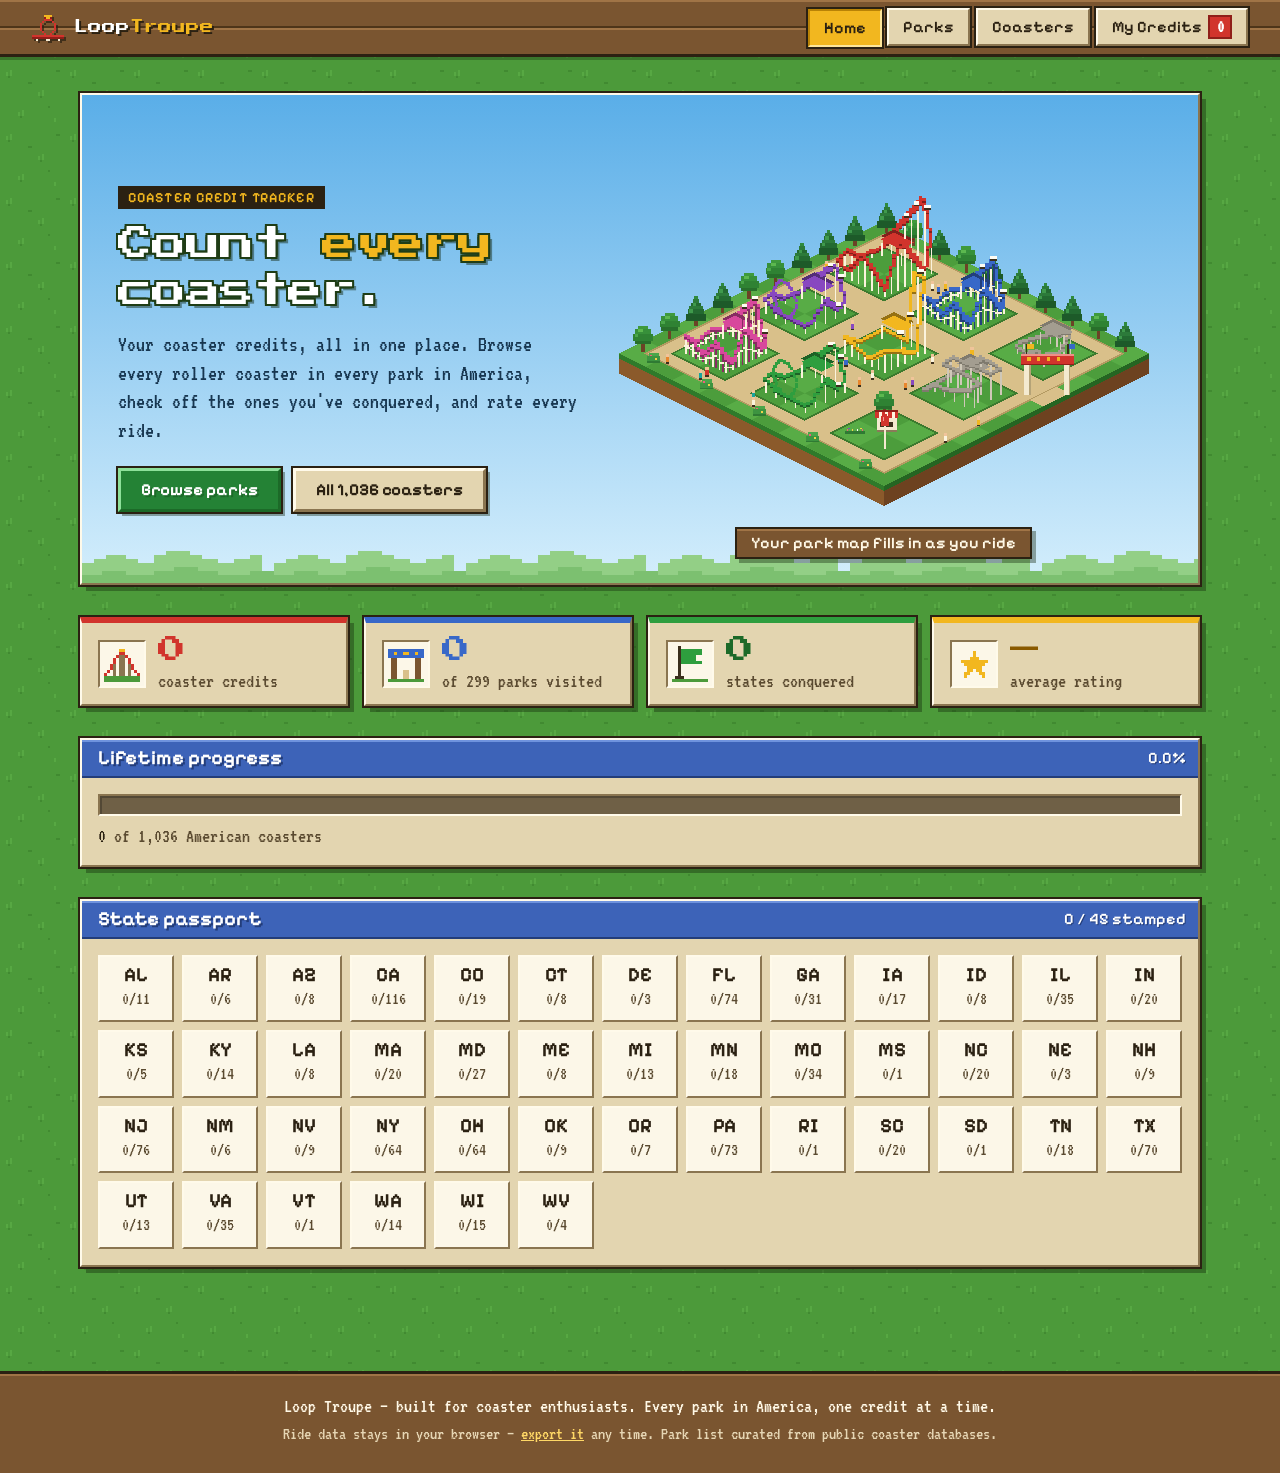
<file: index.html>
<!DOCTYPE html>
<html lang="en">
<head>
<meta charset="UTF-8">
<meta name="viewport" content="width=device-width, initial-scale=1">
<title>Loop Troupe — track every coaster you've ridden</title>
<meta name="description" content="Loop Troupe: a roller coaster credit tracker for enthusiasts. Browse every coaster in every park in America, log your rides, and review them.">
<link rel="icon" href="data:image/svg+xml,%3Csvg xmlns='http://www.w3.org/2000/svg' viewBox='0 0 100 100'%3E%3Ctext y='.9em' font-size='90'%3E🎢%3C/text%3E%3C/svg%3E">
<link rel="preconnect" href="https://fonts.googleapis.com">
<link rel="preconnect" href="https://fonts.gstatic.com" crossorigin>
<link href="https://fonts.googleapis.com/css2?family=Press+Start+2P&family=Pixelify+Sans:wght@400..700&family=VT323&display=swap" rel="stylesheet">
<link rel="stylesheet" href="css/style.css">
</head>
<body>
<a class="skip-link" href="#view">Skip to content</a>

<header class="topbar">
  <a class="brand" href="#/">
    <svg class="brand-mark" viewBox="0 0 16 14" shape-rendering="crispEdges" aria-hidden="true">
      <rect x="6" y="3" width="4" height="1" fill="#d1342c"/>
      <rect x="5" y="4" width="1" height="1" fill="#d1342c"/>
      <rect x="10" y="4" width="1" height="1" fill="#d1342c"/>
      <rect x="4" y="5" width="1" height="4" fill="#d1342c"/>
      <rect x="11" y="5" width="1" height="4" fill="#d1342c"/>
      <rect x="5" y="9" width="1" height="1" fill="#d1342c"/>
      <rect x="10" y="9" width="1" height="1" fill="#d1342c"/>
      <rect x="6" y="10" width="1" height="1" fill="#d1342c"/>
      <rect x="9" y="10" width="1" height="1" fill="#d1342c"/>
      <rect x="0" y="11" width="16" height="1" fill="#d1342c"/>
      <rect x="0" y="12" width="16" height="1" fill="#8f1f19"/>
      <rect x="2" y="13" width="1" height="1" fill="#f4ead0"/>
      <rect x="13" y="13" width="1" height="1" fill="#f4ead0"/>
      <rect x="7" y="13" width="2" height="1" fill="#f4ead0"/>
      <rect x="6" y="1" width="4" height="2" fill="#f2b71f"/>
      <rect x="6" y="2" width="1" height="1" fill="#8f1f19"/>
      <rect x="9" y="2" width="1" height="1" fill="#8f1f19"/>
    </svg>
    <span>Loop<em>Troupe</em></span>
  </a>
  <nav class="nav" id="nav" aria-label="Main">
    <a href="#/" data-route="home">Home</a>
    <a href="#/parks" data-route="parks">Parks</a>
    <a href="#/coasters" data-route="coasters">Coasters</a>
    <a href="#/credits" data-route="credits">My Credits <span class="nav-count" id="navCount">0</span></a>
  </nav>
</header>

<main id="view" class="view" tabindex="-1"></main>

<footer class="footer">
  <p>Loop Troupe — built for coaster enthusiasts. Every park in America, one credit at a time.</p>
  <p class="footer-fine">Ride data stays in your browser — <a href="#/credits">export it</a> any time. Park list curated from public coaster databases.</p>
</footer>

<div class="modal-backdrop" id="modalBackdrop" hidden>
  <div class="modal" role="dialog" aria-modal="true" aria-labelledby="modalTitle" tabindex="-1" id="modal"></div>
</div>

<div class="toast-rail" id="toastRail" role="status" aria-live="polite"></div>

<script src="js/data.js"></script>
<script src="js/guides/index.js"></script>
<script src="js/app.js"></script>
</body>
</html>
</file>
<file: css/style.css>
/* ============================================================
   Loop Troupe — retro theme-park-sim design system
   Grass world, sky panels, beveled parchment windows with
   blue title bars, pixel type, isometric pixel dioramas.
   Canonical rules: docs/design_guide.md
   ============================================================ */

:root {
  /* world */
  --grass: #4c9a3a;
  --grass-dark: #3f8530;
  --grass-light: #5cad47;
  --sky-top: #5aaee8;
  --sky-bottom: #d4eefc;
  --sky-ink: #173650;

  /* parchment windows */
  --panel: #e3d5b0;
  --panel-alt: #d8c79c;
  --panel-hover: #efe5c8;
  --field: #fcf7e8;
  --bevel-light: #fffaea;
  --bevel-dark: #8a7550;
  --edge: #2b2112;

  /* wood (top bar, footer, plaques) */
  --wood: #7a5530;
  --wood-dark: #4e3519;
  --wood-light: #a07446;

  /* text */
  --ink: #2b2112;
  --muted: #5a4a30;
  --on-dark: #fff8e6;

  /* window chrome */
  --title: #3d63b8;
  --title-hi: #6f93de;
  --title-lo: #233d7a;

  /* accents (shared with track colors) */
  --red: #d1342c;
  --red-dark: #8f1f19;
  --orange: #e8862c;
  --yellow: #f2b71f;
  --gold-ink: #8a5a00;
  --green: #2e9e3e;
  --green-dark: #1c6a28;
  --green-hi: #8ee09a;
  --green-btn: #248235;   /* white text 4.9:1 */
  --gold-light: #ffd866;  /* small yellow text on wood, 4.8:1 */
  --link: #2c4e9e;
  --ridden: #d6eab6;
  --ridden-hover: #e2f1c8;
  --blue: #3868c8;
  --purple: #8848c0;
  --outline: #1f3d16;

  /* park guides: claim states. Each color always travels with a text label. */
  --draft-bg: #e8e0f7;     /* "Draft" (preview only) */
  --draft-ink: #46287c;
  --draft-edge: #7a58b8;
  --unconf-bg: #fde4c4;    /* "Unconfirmed" (needs check) */
  --unconf-ink: #6e3200;
  --unconf-edge: #c8650d;
  --est-bg: #dde7fb;       /* "Estimate" */
  --warn-bg: #f9ddd7;      /* "Heads up" callouts */

  /* elevation */
  --shadow: 4px 4px 0 rgba(16, 36, 10, .38);
  --shadow-lg: 6px 6px 0 rgba(16, 36, 10, .38);
  --ring: 0 0 0 2px var(--edge);

  /* type */
  --font-hero: "Press Start 2P", "Courier New", monospace;
  --font-display: "Pixelify Sans", "Trebuchet MS", sans-serif;
  --font-body: "VT323", "Courier New", monospace;
  /* long-form reading (guide prose): no download, sharp at small sizes in sun */
  --font-read: system-ui, -apple-system, "Segoe UI", Roboto, "Helvetica Neue", Arial, sans-serif;
  --fs-read: 1.0625rem;  /* 17px */
  --fs-body: 1.375rem;   /* 22px VT323 */
  --fs-meta: 1.25rem;    /* 20px VT323 */
  --fs-small: 1.125rem;  /* 18px VT323, the floor */
  --fs-ui: 1rem;         /* 16px Pixelify: buttons, nav, labels */
  --fs-h3: 1.25rem;      /* Pixelify */
  --fs-h2: 1.25rem;      /* Pixelify, window titles */
  --fs-h1: clamp(1.15rem, 3vw, 1.75rem);  /* Press Start 2P */

  /* spacing (4px grid) */
  --s1: 4px;
  --s2: 8px;
  --s3: 12px;
  --s4: 16px;
  --s5: 24px;
  --s6: 32px;
  --s7: 48px;
  --tap: 44px;
  --dock-h: 68px;        /* phone guide dock, incl. border */
  --topbar-h: 64px;      /* set from JS on guide pages */
}

* { box-sizing: border-box; }

html { scroll-behavior: smooth; -webkit-text-size-adjust: 100%; }

body {
  margin: 0;
  color: var(--ink);
  font-family: var(--font-body);
  font-size: var(--fs-body);
  line-height: 1.25;
  /* Pixelify Sans's "fi" ligature reads as "A"; keep every glyph literal */
  font-variant-ligatures: none;
  min-height: 100vh;
  display: flex;
  flex-direction: column;
  background-color: var(--grass);
  /* pixel grass tufts, drawn at 2x so every texel is a crisp 2px square */
  background-image: url("data:image/svg+xml,%3Csvg xmlns='http://www.w3.org/2000/svg' width='32' height='32' shape-rendering='crispEdges'%3E%3Cg fill='%2357a843'%3E%3Crect x='3' y='4' width='1' height='2'/%3E%3Crect x='5' y='3' width='1' height='3'/%3E%3Crect x='19' y='14' width='1' height='2'/%3E%3Crect x='21' y='13' width='1' height='3'/%3E%3Crect x='9' y='24' width='1' height='2'/%3E%3Crect x='11' y='23' width='1' height='3'/%3E%3Crect x='27' y='27' width='1' height='2'/%3E%3C/g%3E%3Cg fill='%23418a31'%3E%3Crect x='4' y='6' width='1' height='1'/%3E%3Crect x='20' y='16' width='1' height='1'/%3E%3Crect x='10' y='26' width='1' height='1'/%3E%3Crect x='14' y='9' width='2' height='1'/%3E%3Crect x='28' y='3' width='2' height='1'/%3E%3Crect x='24' y='21' width='1' height='1'/%3E%3C/g%3E%3C/svg%3E");
  background-size: 64px 64px;
  image-rendering: pixelated;
}

a { color: inherit; }

::selection { background: var(--yellow); color: var(--ink); }

svg { image-rendering: pixelated; }

/* one focus style everywhere: yellow + ink double ring, visible on any surface */
/* ink / yellow / ink: readable on grass, sky, wood, parchment and yellow alike */
:focus-visible {
  outline: 3px solid var(--yellow);
  outline-offset: 2px;
  box-shadow: 0 0 0 2px var(--edge), 0 0 0 7px var(--edge) !important;
}

.skip-link {
  position: absolute;
  left: 8px;
  top: -60px;
  z-index: 300;
  padding: 8px 14px;
  background: var(--yellow);
  color: var(--ink);
  font-family: var(--font-display);
  font-weight: 700;
  text-decoration: none;
  border: 2px solid var(--edge);
}

.skip-link:focus { top: 8px; }

.view:focus { outline: none; }

/* ---------- bevel primitives ---------- */

.window, .stat-card, .park-card, .passport-cell, .toast, .modal, .alpha-rail a, .sky {
  border: 2px solid;
  border-color: var(--bevel-light) var(--bevel-dark) var(--bevel-dark) var(--bevel-light);
  background: var(--panel);
  border-radius: 0;
}

/* a window is a parchment panel with an ink edge and a hard drop shadow */
.window, .stat-card, .park-card, .modal, .sky {
  box-shadow: var(--ring), var(--shadow-lg);
}

.window-bar {
  display: flex;
  align-items: center;
  justify-content: space-between;
  gap: var(--s3);
  min-height: 38px;
  padding: 5px var(--s3) 5px var(--s4);
  background: var(--title);
  border-bottom: 2px solid var(--title-lo);
  box-shadow: inset 0 2px 0 var(--title-hi);
  color: #fff;
}

.window-bar h2 {
  margin: 0;
  font-size: var(--fs-h2);
  color: #fff;
  text-shadow: 2px 2px 0 var(--title-lo);
  min-width: 0;
}

.window-bar .bar-meta, .window-bar .bar-link {
  font-family: var(--font-display);
  font-size: var(--fs-ui);
  font-weight: 600;
  color: #fff;
  text-shadow: 1px 1px 0 var(--title-lo);
  white-space: nowrap;
}

.window-bar .bar-link {
  text-decoration: none;
  padding: 6px 10px;
  margin: -6px -4px;
  border: 2px solid transparent;
}

.window-bar .bar-link:hover { border-color: var(--title-hi) var(--title-lo) var(--title-lo) var(--title-hi); background: #4a71c6; }

.window-body { padding: var(--s4) var(--s4) var(--s4); }

/* ---------- top bar ---------- */

.topbar {
  position: sticky;
  top: 0;
  z-index: 50;
  display: flex;
  align-items: center;
  justify-content: space-between;
  gap: var(--s2) var(--s3);
  flex-wrap: wrap;
  padding: 8px clamp(12px, 3vw, 32px);
  background-color: var(--wood);
  /* plank seams */
  background-image: linear-gradient(var(--wood-dark) 0 0), linear-gradient(var(--wood-light) 0 0);
  background-size: 100% 2px, 100% 2px;
  background-position: 0 50%, 0 calc(50% + 2px);
  background-repeat: no-repeat;
  border-bottom: 3px solid var(--edge);
  box-shadow: inset 0 2px 0 var(--wood-light), 0 3px 0 rgba(16, 36, 10, .3);
}

.brand {
  display: flex;
  align-items: center;
  gap: 10px;
  text-decoration: none;
  font-family: var(--font-hero);
  font-size: .85rem;
  color: #fff;
  text-shadow: 2px 2px 0 var(--edge);
  padding: 4px 0;
}

.brand em { font-style: normal; color: var(--yellow); }

.brand-mark { width: 32px; height: 28px; filter: drop-shadow(2px 2px 0 rgba(43, 33, 18, .7)); }

.nav { display: flex; gap: 6px; flex-wrap: wrap; }

.nav a {
  display: inline-flex;
  align-items: center;
  justify-content: center;
  gap: 6px;
  min-height: 38px;
  text-decoration: none;
  color: var(--ink);
  font-family: var(--font-display);
  font-weight: 600;
  font-size: var(--fs-ui);
  padding: 4px 14px;
  background: var(--panel);
  border: 2px solid;
  border-color: var(--bevel-light) var(--bevel-dark) var(--bevel-dark) var(--bevel-light);
  box-shadow: var(--ring);
}

.nav a:hover { background: var(--panel-hover); }

.nav a.active {
  background: var(--yellow);
  border-color: #b98306 #fde69a #fde69a #b98306;
  transform: translate(1px, 1px);
}

.nav-count {
  display: inline-block;
  min-width: 24px;
  text-align: center;
  padding: 0 5px;
  background: var(--red);
  border: 2px solid var(--red-dark);
  color: #fff;
  font-family: var(--font-body);
  font-size: 1.15rem;
  line-height: 1.05;
}

/* ---------- layout ---------- */

.view {
  flex: 1;
  width: min(1120px, 100% - clamp(24px, 5vw, 64px));
  margin: 0 auto;
  padding: clamp(20px, 3.5vw, 36px) 0 var(--s7);
}

h1, h2, h3 { line-height: 1.2; margin: 0 0 .4em; }

h1 {
  font-family: var(--font-hero);
  font-weight: 400;
  font-size: var(--fs-h1);
  line-height: 1.35;
  color: #fff;
  text-shadow:
    2px 0 var(--outline), -2px 0 var(--outline),
    0 2px var(--outline), 0 -2px var(--outline),
    2px 2px var(--outline), -2px -2px var(--outline),
    2px -2px var(--outline), -2px 2px var(--outline),
    4px 4px 0 rgba(16, 36, 10, .45);
  overflow-wrap: anywhere;
}

h2 { font-family: var(--font-display); font-weight: 700; font-size: var(--fs-h2); }

h3 { font-family: var(--font-display); font-weight: 600; font-size: var(--fs-h3); }

.lede { max-width: 60ch; margin: 0; font-size: var(--fs-body); line-height: 1.3; }

.grad-text {
  color: var(--yellow);
}

.section { margin: var(--s6) 0; }

/* ---------- sky panels (hero, page heads, park head) ---------- */

.sky {
  position: relative;
  overflow: hidden;
  background:
    /* distant pixel hills along the bottom edge */
    url("data:image/svg+xml,%3Csvg xmlns='http://www.w3.org/2000/svg' width='96' height='24' shape-rendering='crispEdges'%3E%3Cpath d='M0 24V14h6v-2h6v-2h10v2h6v2h8v-4h6V8h12v2h6v2h8v2h8v-2h8v-2h6v14z' fill='%2393cf86'/%3E%3Cpath d='M0 24v-4h10v-2h12v2h14v-2h10v-2h12v2h10v2h16v-2h12v6z' fill='%237cc070'/%3E%3C/svg%3E") repeat-x left bottom / 192px 48px,
    linear-gradient(var(--sky-top), var(--sky-bottom));
}

.sky .lede { color: var(--sky-ink); }

.page-head {
  padding: var(--s5) var(--s5) calc(var(--s5) + 34px);
  margin-bottom: var(--s5);
}

.page-head h1 { position: relative; z-index: 1; margin-bottom: var(--s3); }

/* decorative coasters standing on the hills of a page head (wide screens only) */
.head-art {
  position: absolute;
  right: clamp(16px, 4vw, 48px);
  bottom: 6px;
  z-index: 0;
  display: none;
  gap: 0;
  pointer-events: none;
}

.head-art .sprite-art { margin-left: -28px; }

@media (min-width: 760px) {
  .page-head { min-height: 200px; padding-right: 360px; }
  .head-art { display: flex; }
}

.page-head .lede { position: relative; z-index: 1; }

.cloud {
  position: absolute;
  top: 22px;
  left: -140px;
  z-index: 0;
  width: 8px;
  height: 8px;
  background: #fff;
  box-shadow:
    8px 0 #fff, 16px 0 #fff, 24px 0 #fff, 32px 0 #fff, 40px 0 #fff, 48px 0 #fff,
    8px -8px #fff, 16px -8px #fff, 24px -8px #fff, 32px -8px #fff,
    16px -16px #fff, 24px -16px #fff,
    0 8px #cfe6f7, 8px 8px #cfe6f7, 16px 8px #cfe6f7, 24px 8px #cfe6f7, 32px 8px #cfe6f7, 40px 8px #cfe6f7, 48px 8px #cfe6f7;
  animation: drift 80s linear infinite;
  pointer-events: none;
}

.cloud.c2 { top: 64%; animation-duration: 120s; animation-delay: -55s; }
.cloud.c3 { top: 40%; animation-duration: 150s; animation-delay: -100s; }

@keyframes drift {
  from { transform: translateX(0); }
  to { transform: translateX(calc(100vw + 280px)); }
}

/* ---------- hero ---------- */

.hero {
  display: grid;
  grid-template-columns: minmax(0, 1fr);
  gap: var(--s4);
  align-items: center;
  padding: clamp(20px, 4vw, 40px) clamp(16px, 3vw, 36px) clamp(16px, 2vw, 24px);
  margin-bottom: var(--s6);
  text-align: center;
}

.hero-copy { position: relative; z-index: 1; }

.kicker {
  display: inline-block;
  margin: 0 0 var(--s3);
  padding: 3px 10px;
  background: var(--edge);
  color: var(--yellow);
  font-family: var(--font-display);
  font-weight: 600;
  font-size: .875rem;
  letter-spacing: .08em;
  text-transform: uppercase;
}

.hero h1 { font-size: clamp(1.3rem, 3.6vw, 2.15rem); margin-bottom: var(--s4); }

.hero .lede { margin: 0 auto var(--s5); }

.cta-row { display: flex; gap: var(--s3); justify-content: center; flex-wrap: wrap; }

.hero-scene { position: relative; z-index: 1; margin: 0; }

.scene-caption {
  display: inline-flex;
  flex-wrap: wrap;
  justify-content: center;
  gap: 2px 10px;
  margin-top: var(--s2);
  padding: 4px 14px;
  background: var(--wood);
  border: 2px solid var(--edge);
  box-shadow: inset 0 2px 0 var(--wood-light), var(--shadow);
  color: var(--on-dark);
  font-family: var(--font-display);
  font-size: var(--fs-ui);
  font-weight: 600;
}

.scene-caption a { color: var(--gold-light); }

@media (min-width: 960px) {
  .hero {
    grid-template-columns: minmax(0, 5fr) minmax(0, 6fr);
    text-align: left;
    gap: var(--s5);
  }
  .hero .lede { margin-left: 0; }
  .hero .cta-row { justify-content: flex-start; }
  .hero-scene { text-align: center; }
}

/* ---------- iso scenes ---------- */

.iso-scene { text-align: center; }

/* Fit the container, never upscale past 2x the art's native size. */
.iso-svg {
  display: block;
  margin: 0 auto;
  width: 100%;
  height: auto;
  max-width: calc(var(--w) * 2);
}

.iso-extra {
  font-family: var(--font-display);
  font-weight: 700;
  font-size: 13px;
  fill: var(--ink);
}

.park-head { padding: var(--s5) var(--s5) var(--s4); margin-bottom: var(--s4); }

.park-head .park-scene { position: relative; z-index: 1; margin: var(--s4) 0 var(--s2); }

.scene-legend {
  position: relative;
  z-index: 1;
  display: flex;
  justify-content: center;
  flex-wrap: wrap;
  gap: var(--s2) var(--s4);
  font-size: var(--fs-meta);
  color: var(--ink);
}

.scene-legend span {
  display: inline-flex;
  align-items: center;
  gap: 8px;
  padding: 2px 10px;
  background: rgba(252, 247, 232, .85);
  border: 2px solid var(--edge);
}

.key { display: inline-block; width: 18px; height: 6px; border: 1px solid var(--edge); }
.key-ridden { background: linear-gradient(90deg, var(--red) 0 33%, var(--blue) 33% 66%, var(--yellow) 66%); }
.key-waiting { background: #a39d90; }

/* ---------- buttons ---------- */

.btn {
  display: inline-flex;
  align-items: center;
  justify-content: center;
  gap: 8px;
  min-height: var(--tap);
  padding: 6px 20px;
  border: 3px solid;
  border-color: var(--bevel-light) var(--bevel-dark) var(--bevel-dark) var(--bevel-light);
  border-radius: 0;
  background: var(--panel);
  color: var(--ink);
  font-family: var(--font-display);
  font-weight: 700;
  font-size: 1.05rem;
  line-height: 1.1;
  text-decoration: none;
  cursor: pointer;
  box-shadow: var(--ring), var(--shadow);
}

.btn:hover { background: var(--panel-hover); }

.btn:active {
  border-color: var(--bevel-dark) var(--bevel-light) var(--bevel-light) var(--bevel-dark);
  transform: translate(2px, 2px);
  box-shadow: var(--ring), 2px 2px 0 rgba(16, 36, 10, .38);
}

.btn-primary {
  background: var(--green-btn);
  border-color: var(--green-hi) var(--green-dark) var(--green-dark) var(--green-hi);
  color: #fff;
  text-shadow: 2px 2px 0 var(--green-dark);
}

.btn-primary:hover { background: #2a923c; }

.btn-primary:active { border-color: var(--green-dark) var(--green-hi) var(--green-hi) var(--green-dark); }

.btn-small { min-height: 40px; padding: 4px 14px; font-size: var(--fs-ui); }

.btn-danger {
  background: var(--red);
  border-color: #f2a39b var(--red-dark) var(--red-dark) #f2a39b;
  color: #fff;
  text-shadow: 2px 2px 0 var(--red-dark);
}

.btn-danger:hover { background: #df4037; }

.btn-danger:active { border-color: var(--red-dark) #f2a39b #f2a39b var(--red-dark); }

.icon-btn {
  flex: none;
  min-height: 40px;
  min-width: 64px;
  padding: 4px 12px;
  background: var(--panel);
  border: 2px solid;
  border-color: var(--bevel-light) var(--bevel-dark) var(--bevel-dark) var(--bevel-light);
  border-radius: 0;
  box-shadow: var(--ring);
  color: var(--ink);
  font-family: var(--font-display);
  font-weight: 600;
  font-size: var(--fs-ui);
  cursor: pointer;
}

.row-log { min-width: 92px; }

.icon-btn:hover { background: var(--panel-hover); }

.icon-btn:active {
  border-color: var(--bevel-dark) var(--bevel-light) var(--bevel-light) var(--bevel-dark);
  transform: translate(1px, 1px);
}

/* ---------- stat band ---------- */

.stat-band {
  display: grid;
  grid-template-columns: repeat(auto-fit, minmax(210px, 1fr));
  gap: var(--s4);
  margin: var(--s6) 0;
}

.stat-card {
  display: flex;
  align-items: center;
  gap: var(--s3);
  padding: var(--s3) var(--s4);
  border-top-width: 6px;
}

.stat-card .px-icon {
  flex: none;
  width: 48px;
  height: 48px;
  padding: 4px;
  background: var(--field);
  border: 2px solid;
  border-color: var(--bevel-dark) var(--bevel-light) var(--bevel-light) var(--bevel-dark);
}

.stat-card .num {
  font-family: var(--font-hero);
  font-size: clamp(1.35rem, 2.6vw, 1.75rem);
  line-height: 1.1;
  margin-bottom: 4px;
}

.stat-card .label { color: var(--muted); font-size: var(--fs-meta); line-height: 1.1; }

.s-red { border-top-color: var(--red); }
.s-red .num, .s-red .px-icon { color: var(--red); }
.s-blue { border-top-color: var(--blue); }
.s-blue .num, .s-blue .px-icon { color: var(--blue); }
.s-green { border-top-color: var(--green); }
.s-green .num { color: var(--green-dark); }
.s-green .px-icon { color: var(--green); }
.s-gold { border-top-color: var(--yellow); }
.s-gold .num { color: var(--gold-ink); }
.s-gold .px-icon { color: var(--yellow); }

/* ---------- progress ---------- */

.progress-bar, .meter {
  position: relative;
  height: 22px;
  background: #6f6046;
  border: 2px solid;
  border-color: var(--bevel-dark) var(--bevel-light) var(--bevel-light) var(--bevel-dark);
  box-shadow: inset 2px 2px 0 rgba(0, 0, 0, .25);
  overflow: hidden;
}

.progress-bar > i, .meter > i {
  display: block;
  height: 100%;
  min-width: 0;
  background: repeating-linear-gradient(90deg, var(--green) 0 10px, #3bb44e 10px 20px);
  box-shadow: inset 0 3px 0 rgba(255, 255, 255, .28), inset -2px 0 0 var(--green-dark);
  transition: width .5s steps(10);
}

.meter { height: 16px; }

.meter.full > i { background: repeating-linear-gradient(90deg, var(--yellow) 0 10px, #f8cf4f 10px 20px); box-shadow: inset 0 3px 0 rgba(255, 255, 255, .35); }

.progress-meta {
  display: flex;
  justify-content: space-between;
  gap: 10px;
  color: var(--muted);
  font-size: var(--fs-meta);
  margin-top: var(--s2);
}

.progress-meta b { color: var(--ink); font-weight: 400; }

.park-progress { margin-bottom: var(--s4); }

/* ---------- state passport ---------- */

.passport-grid {
  display: grid;
  grid-template-columns: repeat(auto-fill, minmax(76px, 1fr));
  gap: var(--s2);
}

.passport-cell {
  position: relative;
  min-height: 64px;
  padding: 6px 4px 10px;
  text-align: center;
  text-decoration: none;
  overflow: hidden;
  background: var(--field);
}

.passport-cell:hover { background: var(--panel-hover); }

.passport-cell .st { display: block; font-family: var(--font-display); font-weight: 700; font-size: 1.25rem; }

.passport-cell .frac { display: block; color: var(--muted); font-size: var(--fs-small); }

.passport-cell .fill {
  position: absolute;
  left: 0;
  bottom: 0;
  height: 5px;
  background: var(--green);
}

.passport-cell.some { background: var(--ridden); border-color: #f4fbe8 #5f8a3c #5f8a3c #f4fbe8; }

.passport-cell.done {
  background: var(--green);
  border-color: var(--green-hi) var(--green-dark) var(--green-dark) var(--green-hi);
}

.passport-cell.done .st { color: #fff; text-shadow: 2px 2px 0 var(--green-dark); }
.passport-cell.done .frac { color: #eafbe9; }
.passport-cell.done .fill { background: var(--yellow); }

/* ---------- toolbars ---------- */

.toolbar {
  display: flex;
  gap: var(--s2);
  flex-wrap: wrap;
  align-items: center;
  padding: var(--s3);
  margin: 0 0 var(--s4);
}

.toolbar .spacer { flex: 1; }

.search-box { position: relative; flex: 1 1 240px; }

.search-box svg {
  position: absolute;
  left: 12px;
  top: 50%;
  transform: translateY(-50%);
  width: 18px;
  height: 18px;
  color: var(--muted);
  pointer-events: none;
}

button, input, select, textarea { font-variant-ligatures: none; }

.search-box input, select.control, .control-btn {
  min-height: var(--tap);
  border-radius: 0;
  font-family: var(--font-body);
  font-size: var(--fs-body);
  color: var(--ink);
}

.search-box input {
  width: 100%;
  padding: 6px 12px 4px 40px;
  border: 2px solid;
  border-color: var(--bevel-dark) var(--bevel-light) var(--bevel-light) var(--bevel-dark);
  background: var(--field);
  box-shadow: inset 2px 2px 0 rgba(0, 0, 0, .12);
}

.search-box input:focus-visible, .field input:focus-visible, .field textarea:focus-visible { background: #fff; }

.search-box input::placeholder, .field textarea::placeholder { color: #7d6c4e; }

select.control, .control-btn {
  padding: 4px 12px 2px;
  border: 2px solid;
  border-color: var(--bevel-light) var(--bevel-dark) var(--bevel-dark) var(--bevel-light);
  background: var(--panel-alt);
  cursor: pointer;
}

select.control { padding-right: 8px; }

.control-btn { display: inline-flex; align-items: center; gap: 8px; }

.control-btn .tick {
  width: 16px;
  height: 16px;
  background: var(--field);
  border: 2px solid;
  border-color: var(--bevel-dark) var(--bevel-light) var(--bevel-light) var(--bevel-dark);
}

.control-btn.on {
  border-color: var(--bevel-dark) var(--bevel-light) var(--bevel-light) var(--bevel-dark);
  background: var(--ridden);
}

.control-btn.on .tick { background: var(--green); box-shadow: inset 0 0 0 2px var(--field); }

.result-count {
  display: inline-block;
  margin: 0 0 var(--s3);
  padding: 2px 10px;
  background: var(--edge);
  color: var(--on-dark);
  font-size: var(--fs-meta);
}

/* ---------- park cards ---------- */

.card-grid {
  display: grid;
  grid-template-columns: repeat(auto-fill, minmax(250px, 1fr));
  gap: var(--s5) var(--s4);
}

.park-card {
  display: flex;
  flex-direction: column;
  text-decoration: none;
  transition: transform .1s steps(2);
}

.park-card:hover { transform: translate(-2px, -2px); box-shadow: var(--ring), 8px 8px 0 rgba(16, 36, 10, .38); background: var(--panel-hover); }

.park-card-art {
  position: relative;
  display: flex;
  justify-content: center;
  align-items: flex-end;
  height: 88px;
  overflow: hidden;
  background: linear-gradient(#7cc0ef, #cdeafb);
  border-bottom: 2px solid var(--edge);
}

.park-card-art::before {
  content: "";
  position: absolute;
  left: 0;
  right: 0;
  bottom: 0;
  height: 22px;
  background: var(--grass-light);
  box-shadow: 0 -2px 0 #6fbf5a;
}

.mini-scene { position: relative; display: flex; align-items: flex-end; flex: none; margin-bottom: -2px; }

.mini-scene img { display: block; flex: none; }

.mini-scene img + img { margin-left: -18px; }

/* tiny pixel trees flanking parks with fewer than three coasters */
.mini-tree {
  flex: none;
  width: 12px;
  height: 18px;
  margin: 0 10px 14px;
  background:
    linear-gradient(#6b4226 0 0) 5px 13px / 2px 5px no-repeat,
    linear-gradient(#2f8233 0 0) 0 4px / 12px 9px no-repeat,
    linear-gradient(#3f9a3c 0 0) 2px 0 / 8px 4px no-repeat;
}

.mini-tree.pine {
  background:
    linear-gradient(#6b4226 0 0) 5px 15px / 2px 3px no-repeat,
    linear-gradient(#1d5a29 0 0) 0 10px / 12px 5px no-repeat,
    linear-gradient(#236a31 0 0) 2px 5px / 8px 5px no-repeat,
    linear-gradient(#2c7a3a 0 0) 4px 0 / 4px 5px no-repeat;
}

.park-card.defunct .park-card-art { filter: grayscale(.9) sepia(.25); }

.ribbon {
  position: absolute;
  top: 8px;
  right: -2px;
  padding: 2px 10px;
  background: var(--yellow);
  border: 2px solid var(--edge);
  font-family: var(--font-display);
  font-weight: 700;
  font-size: .875rem;
  color: var(--ink);
}

.park-card-body { padding: var(--s3) var(--s4) 0; }

.park-card h3 { margin: 0 0 4px; }

.park-card .loc { display: flex; align-items: center; flex-wrap: wrap; gap: 6px 8px; color: var(--muted); font-size: var(--fs-meta); }

.park-card-foot { margin-top: auto; padding: var(--s3) var(--s4) var(--s4); display: flex; flex-direction: column; gap: 6px; }

.park-card-foot .count { display: flex; justify-content: space-between; gap: 8px; color: var(--muted); font-size: var(--fs-meta); }

.park-card-foot .count b { color: var(--ink); font-weight: 400; }

.park-card.visited .park-card-foot .count b { color: var(--green-dark); }

/* ---------- tags & badges ---------- */

.state-tag {
  display: inline-block;
  padding: 0 6px;
  background: var(--edge);
  color: var(--on-dark);
  font-family: var(--font-display);
  font-weight: 700;
  font-size: .875rem;
  line-height: 1.5;
  letter-spacing: .04em;
}

.badge {
  display: inline-block;
  padding: 0 8px;
  font-family: var(--font-display);
  font-weight: 600;
  font-size: .8125rem;
  line-height: 1.6;
  letter-spacing: .04em;
  text-transform: uppercase;
  border: 2px solid;
}

.badge-defunct { background: #c9c2b2; color: #3a3428; border-color: #7d7565; }

/* ---------- park detail ---------- */

.back-link {
  display: inline-flex;
  align-items: center;
  gap: 6px;
  min-height: 40px;
  margin-bottom: var(--s3);
  padding: 4px 12px;
  background: var(--edge);
  color: var(--on-dark);
  font-family: var(--font-display);
  font-weight: 600;
  font-size: var(--fs-ui);
  text-decoration: none;
  box-shadow: var(--shadow);
}

.back-link:hover { color: var(--yellow); }

.park-hero {
  position: relative;
  z-index: 1;
  display: flex;
  justify-content: space-between;
  align-items: flex-start;
  gap: var(--s3) var(--s4);
  flex-wrap: wrap;
}

.park-hero h1 { margin-bottom: var(--s2); }

.park-hero .meta {
  display: flex;
  gap: 8px 10px;
  align-items: center;
  flex-wrap: wrap;
  color: var(--sky-ink);
  font-size: var(--fs-body);
}

.park-frac {
  padding: 8px 12px 6px;
  background: var(--wood);
  border: 2px solid var(--edge);
  box-shadow: inset 0 2px 0 var(--wood-light), var(--shadow);
  font-family: var(--font-hero);
  font-size: clamp(1rem, 2.4vw, 1.35rem);
  color: var(--yellow);
  text-shadow: 2px 2px 0 var(--edge);
  white-space: nowrap;
}

.park-frac span { font-size: .7em; color: var(--on-dark); }

/* ---------- coaster lists ---------- */

.coaster-list { display: flex; flex-direction: column; }

/* lists sit inside one window; rows are separated by grooves */
.window-list {
  border: 2px solid;
  border-color: var(--bevel-light) var(--bevel-dark) var(--bevel-dark) var(--bevel-light);
  box-shadow: var(--ring), var(--shadow-lg);
  background: var(--panel);
}

.coaster-row, .credit-entry {
  position: relative;
  display: flex;
  align-items: center;
  gap: var(--s3);
  padding: 10px var(--s4) 10px calc(var(--s4) + 6px);
  background: var(--panel);
  border-bottom: 2px solid var(--bevel-dark);
  box-shadow: inset 0 2px 0 var(--bevel-light);
}

.coaster-row:last-child, .credit-entry:last-child { border-bottom: 0; }

/* track-color stripe: the coaster's identity color, also used in the diorama */
.coaster-row::before, .credit-entry::before {
  content: "";
  position: absolute;
  left: 0;
  top: 0;
  bottom: 0;
  width: 6px;
  background: transparent;
}

.coaster-row.ridden::before, .credit-entry::before { background: var(--tc, var(--green)); }

.coaster-row:hover { background: var(--panel-hover); }

.coaster-row.ridden { background: var(--ridden); }

.coaster-row.ridden:hover { background: var(--ridden-hover); }

.coaster-row.static:hover { background: var(--ridden); }

.ride-toggle {
  flex: none;
  width: var(--tap);
  height: var(--tap);
  padding: 0;
  display: grid;
  place-items: center;
  border: 3px solid;
  border-color: var(--bevel-dark) var(--bevel-light) var(--bevel-light) var(--bevel-dark);
  border-radius: 0;
  background: var(--field);
  box-shadow: inset 2px 2px 0 rgba(0, 0, 0, .12);
  color: #d3c7a8;
  cursor: pointer;
}

.ride-toggle svg { width: 22px; height: 20px; }

.ride-toggle:hover { color: var(--green); background: #fff; }

.coaster-row.ridden .ride-toggle {
  background: var(--green);
  border-color: var(--green-hi) var(--green-dark) var(--green-dark) var(--green-hi);
  box-shadow: var(--ring);
  color: #fff;
}

.coaster-info, .credit-body { flex: 1; min-width: 0; }

.cname {
  font-family: var(--font-display);
  font-weight: 600;
  font-size: 1.1875rem;
  line-height: 1.2;
  overflow-wrap: break-word;
}

.csub {
  display: flex;
  flex-wrap: wrap;
  align-items: center;
  gap: 0 6px;
  color: var(--muted);
  font-size: var(--fs-meta);
  line-height: 1.2;
}

.csub > :not(:last-child)::after { content: "·"; margin-left: 6px; color: var(--bevel-dark); display: inline-block; }

.csub a { color: var(--muted); text-decoration: underline; text-decoration-color: rgba(90, 74, 48, .4); text-underline-offset: 3px; }

.csub a:hover { color: var(--ink); text-decoration-color: currentColor; }

.row-stars { display: inline-flex; gap: 2px; margin-top: 4px; vertical-align: middle; }

.px-star { width: 18px; height: 18px; color: rgba(43, 33, 18, .2); }

.px-star.on { color: var(--yellow); filter: drop-shadow(1px 1px 0 var(--gold-ink)); }

.review-snippet {
  margin-top: 4px;
  color: var(--ink);
  font-size: var(--fs-meta);
  overflow: hidden;
  display: -webkit-box;
  -webkit-line-clamp: 2;
  -webkit-box-orient: vertical;
  overflow-wrap: anywhere;
}

.review-snippet.long { -webkit-line-clamp: 4; }

/* ---------- credits page ---------- */

.credit-entry { align-items: flex-start; background: var(--panel); }

.credit-entry:nth-child(even) { background: var(--panel-alt); }

.credit-num {
  flex: none;
  min-width: 56px;
  padding: 6px 6px 4px;
  text-align: center;
  background: var(--edge);
  border: 2px solid var(--wood);
  color: var(--yellow);
  font-family: var(--font-hero);
  font-size: .75rem;
  line-height: 1.2;
  text-shadow: 1px 1px 0 var(--edge);
}

.credit-actions { display: flex; flex-direction: row; gap: var(--s2); align-items: center; }

/* ---------- empty states ---------- */

.empty-state {
  display: flex;
  flex-direction: column;
  align-items: center;
  gap: var(--s3);
  text-align: center;
  padding: var(--s5) var(--s5) var(--s6);
  font-size: var(--fs-body);
  color: var(--ink);
}

.empty-state p { margin: 0; }

.empty-state a:not(.btn) { color: var(--link); }

.sprite-art { display: block; flex: none; }

/* ---------- modal ---------- */

.modal-backdrop[hidden] { display: none; }

.modal-backdrop {
  position: fixed;
  inset: 0;
  z-index: 100;
  display: grid;
  place-items: center;
  padding: 16px;
  background-color: rgba(18, 30, 12, .6);
  /* 2x2 dither so the dim reads as pixel art, not glass */
  background-image: linear-gradient(45deg, rgba(0, 0, 0, .12) 25%, transparent 25% 75%, rgba(0, 0, 0, .12) 75%);
  background-size: 4px 4px;
}

.modal {
  width: min(520px, 100%);
  max-height: calc(100vh - 32px);
  max-height: calc(100dvh - 32px);
  overflow: auto;
  border-width: 3px;
}

.modal:focus { outline: none; }

.modal-bar { position: sticky; top: 0; z-index: 1; }

.bar-close {
  flex: none;
  display: grid;
  place-items: center;
  width: 32px;
  height: 32px;
  padding: 0;
  margin-right: -4px;
  background: var(--panel);
  border: 2px solid;
  border-color: var(--bevel-light) var(--bevel-dark) var(--bevel-dark) var(--bevel-light);
  box-shadow: 0 0 0 2px var(--title-lo);
  color: var(--ink);
  cursor: pointer;
}

.bar-close svg { width: 16px; height: 16px; }

.bar-close:hover { background: var(--red); color: #fff; }

.modal-body { padding: var(--s3) var(--s5) var(--s5); }

.modal .sub { display: flex; align-items: center; gap: 8px; color: var(--muted); margin: 0 0 var(--s4); font-size: var(--fs-meta); }

.swatch { flex: none; width: 14px; height: 14px; border: 2px solid var(--edge); }

.field { margin-bottom: var(--s4); min-width: 0; }

.field-row { display: grid; grid-template-columns: 1fr 1fr; gap: var(--s3); }

.field label, .field-label {
  display: block;
  margin-bottom: 6px;
  font-family: var(--font-display);
  font-weight: 600;
  font-size: var(--fs-ui);
  color: var(--ink);
}

.field input[type="date"], .field input[type="number"], .field textarea {
  width: 100%;
  min-height: var(--tap);
  padding: 6px 12px 4px;
  border: 2px solid;
  border-color: var(--bevel-dark) var(--bevel-light) var(--bevel-light) var(--bevel-dark);
  border-radius: 0;
  background: var(--field);
  box-shadow: inset 2px 2px 0 rgba(0, 0, 0, .12);
  color: var(--ink);
  font-family: var(--font-body);
  font-size: var(--fs-body);
}

.field textarea { min-height: 110px; resize: vertical; line-height: 1.2; }

.star-input { display: flex; gap: 6px; }

.star-input button {
  display: grid;
  place-items: center;
  width: 48px;
  height: 48px;
  padding: 0;
  background: var(--field);
  border: 2px solid;
  border-color: var(--bevel-dark) var(--bevel-light) var(--bevel-light) var(--bevel-dark);
  cursor: pointer;
}

.star-input .px-star { width: 36px; height: 36px; color: rgba(43, 33, 18, .18); filter: none; }

.star-input button.on .px-star { color: var(--yellow); filter: drop-shadow(2px 2px 0 var(--gold-ink)); }

.star-input button:hover { background: #fff6d6; }

.star-input button:hover .px-star { transform: translateY(-2px); }

.modal-actions { display: flex; align-items: center; gap: var(--s3); margin-top: var(--s5); flex-wrap: wrap; }

.modal-actions .spacer { flex: 1; }

/* ---------- toasts ---------- */

.toast-rail {
  position: fixed;
  bottom: 20px;
  left: 50%;
  transform: translateX(-50%);
  z-index: 200;
  display: flex;
  flex-direction: column;
  gap: 8px;
  align-items: center;
  pointer-events: none;
  width: max-content;
  max-width: calc(100vw - 24px);
}

.toast {
  padding: 8px 18px 6px;
  font-size: var(--fs-body);
  background: var(--wood);
  border-color: var(--wood-light) var(--wood-dark) var(--wood-dark) var(--wood-light);
  color: var(--on-dark);
  box-shadow: var(--ring), var(--shadow);
  animation: toastIn .18s steps(3), toastOut .25s steps(3) forwards 2.6s;
}

@keyframes toastIn { from { opacity: 0; transform: translateY(12px); } }
@keyframes toastOut { to { opacity: 0; transform: translateY(8px); } }

/* ---------- alphabet index ---------- */

.alpha-rail { display: flex; flex-wrap: wrap; gap: 6px; margin-bottom: var(--s4); }

.alpha-rail a {
  display: grid;
  place-items: center;
  min-width: 36px;
  min-height: 36px;
  text-decoration: none;
  color: var(--ink);
  font-family: var(--font-display);
  font-weight: 700;
  font-size: var(--fs-ui);
  box-shadow: var(--ring);
}

.alpha-rail a:hover { background: var(--yellow); }

.alpha-head {
  display: inline-block;
  min-width: 48px;
  margin: var(--s5) 0 var(--s3);
  padding: 8px 10px 6px;
  text-align: center;
  background: var(--wood);
  border: 2px solid var(--edge);
  box-shadow: inset 0 2px 0 var(--wood-light), var(--shadow);
  font-family: var(--font-hero);
  font-weight: 400;
  font-size: 1.1rem;
  color: var(--yellow);
  text-shadow: 2px 2px 0 var(--edge);
  scroll-margin-top: 120px;
}

/* ---------- park guides ---------- */

.visually-hidden {
  position: absolute !important;
  width: 1px;
  height: 1px;
  margin: -1px;
  padding: 0;
  overflow: hidden;
  clip: rect(0 0 0 0);
  white-space: nowrap;
  border: 0;
}

/* badges for claim states (text first; color is a second cue) */
.badge-draft { background: var(--draft-bg); color: var(--draft-ink); border-color: var(--draft-edge); border-style: dashed; }
.badge-unconfirmed { background: var(--orange); color: var(--ink); border-color: var(--edge); }
.badge-estimate { background: var(--est-bg); color: var(--title-lo); border-color: var(--blue); }
.badge-new { background: var(--yellow); color: var(--ink); border-color: var(--gold-ink); }
.badge-ridden { display: inline-flex; align-items: center; gap: 4px; background: var(--ridden); color: var(--green-dark); border-color: var(--green); }
.badge-ridden svg { width: 11px; height: 10px; }

/* park page: guide card */
.guide-card {
  display: flex;
  align-items: center;
  gap: var(--s4);
  margin-bottom: var(--s5);
  padding: var(--s3) var(--s4);
  color: var(--ink);
  text-decoration: none;
  transition: transform .1s steps(2);
}

.guide-card:hover { transform: translate(-2px, -2px); box-shadow: var(--ring), 8px 8px 0 rgba(16, 36, 10, .38); background: var(--panel-hover); }

.guide-card-art {
  flex: none;
  width: 64px;
  height: 64px;
  padding: 6px;
  background: var(--field);
  border: 2px solid;
  border-color: var(--bevel-dark) var(--bevel-light) var(--bevel-light) var(--bevel-dark);
  color: var(--red);
}

.guide-card-art .px-icon { display: block; width: 48px; height: 48px; }

.guide-card-copy { flex: 1; min-width: 0; display: flex; flex-direction: column; gap: 2px; }

.guide-card-kicker {
  display: flex;
  align-items: center;
  flex-wrap: wrap;
  gap: 4px 8px;
  font-family: var(--font-display);
  font-weight: 700;
  font-size: .875rem;
  letter-spacing: .06em;
  text-transform: uppercase;
  color: var(--muted);
}

.guide-card-title { font-family: var(--font-display); font-weight: 700; font-size: var(--fs-h3); line-height: 1.2; }

.guide-card-desc { color: var(--muted); font-size: var(--fs-meta); line-height: 1.15; }

.guide-card-cta { flex: none; }

/* "not out yet" */
.g-soon h2 { margin: 0; }
.g-soon .kicker { margin: 0; }
.g-soon p { max-width: 44ch; }

/* preview banner: a hazard-striped construction sign */
.g-preview {
  display: flex;
  flex-wrap: wrap;
  align-items: center;
  gap: var(--s2) var(--s3);
  margin: 0 0 var(--s4);
  padding: calc(8px + var(--s3)) var(--s4) var(--s3);
  background:
    url("data:image/svg+xml,%3Csvg xmlns='http://www.w3.org/2000/svg' width='16' height='8' shape-rendering='crispEdges'%3E%3Crect width='16' height='8' fill='%232b2112'/%3E%3Cpath d='M0 0h8l8 8H8z' fill='%23f2b71f'/%3E%3C/svg%3E") repeat-x left top / 16px 8px,
    var(--field);
  border: 2px solid var(--edge);
  box-shadow: var(--shadow);
}

.g-preview p { flex: 1 1 260px; margin: 0; font-size: var(--fs-body); }

.g-preview b { font-weight: 400; color: var(--draft-ink); }

.g-preview .meter { flex: 1 1 100%; height: 12px; }

/* guide head */
.guide-head {
  display: grid;
  grid-template-columns: minmax(0, 1fr);
  gap: var(--s4);
  align-items: end;
  padding: var(--s5) var(--s5) calc(var(--s5) + 26px);
  margin-bottom: var(--s5);
}

.guide-head-main { position: relative; z-index: 1; }

.guide-head .kicker { margin-bottom: var(--s2); }

.guide-head h1 { margin-bottom: var(--s2); }

.guide-head .meta {
  display: flex;
  gap: 8px 10px;
  align-items: center;
  flex-wrap: wrap;
  color: var(--sky-ink);
}

/* wood plaque: "3/18 operating coasters ridden" */
.g-frac {
  display: inline-flex;
  align-items: center;
  gap: 4px 12px;
  flex-wrap: wrap;
  max-width: 100%;
  margin: var(--s4) 0 0;
  padding: 6px 12px;
  background: var(--wood);
  border: 2px solid var(--edge);
  box-shadow: inset 0 2px 0 var(--wood-light), var(--shadow);
  color: var(--on-dark);
}

.g-frac-num {
  font-family: var(--font-hero);
  font-weight: 400;
  font-size: 1.125rem;
  color: var(--yellow);
  text-shadow: 2px 2px 0 var(--edge);
  white-space: nowrap;
}

.g-frac-num span { font-size: .7em; color: var(--on-dark); }

.g-frac-label { font-family: var(--font-display); font-weight: 600; font-size: var(--fs-ui); }

.guide-quick { justify-content: flex-start; margin-top: var(--s4); }

.guide-scene { display: none; position: relative; z-index: 1; }

@media (min-width: 760px) {
  .guide-head { grid-template-columns: minmax(0, 1fr) minmax(0, 400px); }
  .guide-scene { display: block; }
}

/* layout: sticky section index beside the sections on wide screens */
.g-layout { display: grid; grid-template-columns: minmax(0, 1fr); gap: var(--s5); align-items: start; }

.g-sections { min-width: 0; }

.g-index-list { list-style: none; margin: 0; padding: var(--s2); }

.g-index-list a {
  display: flex;
  align-items: center;
  gap: 10px;
  min-height: var(--tap);
  padding: 4px 8px;
  border: 2px solid transparent;
  color: var(--ink);
  font-family: var(--font-display);
  font-weight: 600;
  font-size: var(--fs-ui);
  line-height: 1.15;
  text-decoration: none;
}

.g-index-list a:hover { background: var(--panel-hover); }

.g-index-list a[aria-current] {
  background: var(--yellow);
  border-color: #b98306 #fde69a #fde69a #b98306;
}

/* section number plaque (index, title bars, plan steps) */
.g-sec-num {
  flex: none;
  display: inline-grid;
  place-items: center;
  min-width: 28px;
  height: 24px;
  padding: 0 4px;
  background: var(--edge);
  color: var(--yellow);
  font-family: var(--font-hero);
  font-size: .625rem;
  line-height: 1;
  text-shadow: none;
}

@media (min-width: 960px) {
  .g-layout { grid-template-columns: 236px minmax(0, 1fr); }
  .g-index { position: sticky; top: calc(var(--topbar-h) + var(--s4)); max-height: calc(100vh - var(--topbar-h) - var(--s6)); overflow: auto; }
  .g-index-close, .g-dock, .g-scrim { display: none !important; }
}

/* phones and tablets: a thumb-reach dock opens the index as a bottom sheet */
@media (max-width: 959px) {
  .g-index { display: none; }
  .g-index.open {
    display: block;
    position: fixed;
    left: 8px;
    right: 8px;
    bottom: calc(var(--dock-h) + 8px + env(safe-area-inset-bottom, 0px));
    z-index: 46;
    max-height: calc(100vh - var(--dock-h) - var(--topbar-h) - 24px);
    max-height: calc(100dvh - var(--dock-h) - var(--topbar-h) - 24px);
    overflow: auto;
  }
  .g-index .window-bar { position: sticky; top: 0; z-index: 1; }
  .g-scrim.open {
    display: block;
    position: fixed;
    inset: 0;
    z-index: 45;
    background-color: rgba(18, 30, 12, .45);
    background-image: linear-gradient(45deg, rgba(0, 0, 0, .12) 25%, transparent 25% 75%, rgba(0, 0, 0, .12) 75%);
    background-size: 4px 4px;
  }
  .g-dock {
    position: fixed;
    left: 0;
    right: 0;
    bottom: 0;
    z-index: 47;
    display: flex;
    gap: var(--s2);
    padding: 8px 12px calc(8px + env(safe-area-inset-bottom, 0px));
    background: var(--wood);
    border-top: 3px solid var(--edge);
    box-shadow: inset 0 2px 0 var(--wood-light), 0 -3px 0 rgba(16, 36, 10, .3);
  }
  body:has(.g-dock) .footer { padding-bottom: calc(var(--s5) + var(--dock-h)); }
  body:has(.g-dock) .toast-rail { bottom: calc(var(--dock-h) + 12px); }
}

.g-scrim { display: none; }

.g-dock-btn, .g-dock-check {
  min-height: 48px;
  display: flex;
  align-items: center;
  gap: 10px;
  padding: 4px 12px;
  border: 3px solid;
  border-radius: 0;
  box-shadow: var(--ring);
  font-family: var(--font-display);
  cursor: pointer;
  text-decoration: none;
}

.g-dock-btn {
  flex: 1 1 auto;
  min-width: 0;
  text-align: left;
  background: var(--panel);
  border-color: var(--bevel-light) var(--bevel-dark) var(--bevel-dark) var(--bevel-light);
  color: var(--ink);
}

.g-dock-btn:hover { background: var(--panel-hover); }

.g-dock-btn[aria-expanded="true"] { background: var(--yellow); border-color: #b98306 #fde69a #fde69a #b98306; }

.g-dock-ico svg { display: block; width: 24px; height: 24px; }

.g-dock-text { display: flex; flex-direction: column; min-width: 0; }

.g-dock-text small { font-family: var(--font-body); font-size: var(--fs-small); line-height: 1; color: var(--muted); }

.g-dock-btn[aria-expanded="true"] .g-dock-text small { color: var(--ink); }

.g-dock-text b { font-weight: 700; font-size: var(--fs-ui); line-height: 1.2; overflow: hidden; text-overflow: ellipsis; white-space: nowrap; }

.g-dock-check {
  flex: none;
  background: var(--green-btn);
  border-color: var(--green-hi) var(--green-dark) var(--green-dark) var(--green-hi);
  color: #fff;
  font-weight: 700;
  font-size: var(--fs-ui);
  text-shadow: 2px 2px 0 var(--green-dark);
  white-space: nowrap;
}

.g-dock-check:hover { background: #2a923c; }

.g-dock-check svg { width: 16px; height: 15px; flex: none; }

.g-dock-check .g-dyn { display: contents; }

/* sections */
.g-section { margin: 0 0 var(--s5); scroll-margin-top: calc(var(--topbar-h) + 12px); }

.g-section .window-bar { position: relative; }

.g-sec-title { display: flex; align-items: center; gap: 10px; }

.g-sec-title .g-sec-num { box-shadow: 0 0 0 2px var(--title-lo); }

.g-sec-title:focus { outline: none; }

.g-sec-title:focus-visible { outline: 3px solid var(--yellow); outline-offset: 2px; }

.g-sec-meta {
  display: flex;
  flex-wrap: wrap;
  align-items: center;
  gap: 2px 14px;
  margin: 0;
  padding: 4px var(--s4);
  background: var(--panel-alt);
  border-bottom: 2px solid var(--bevel-dark);
  color: var(--muted);
  font-size: var(--fs-meta);
  line-height: 1.2;
}

.g-sec-meta .px-icon { width: 24px; height: 24px; margin-right: -8px; color: var(--green); }

.g-checked {
  padding: 0 6px;
  background: var(--draft-bg);
  border: 2px dashed var(--draft-edge);
  color: var(--draft-ink);
  font-size: var(--fs-small);
  line-height: 1.2;
}

.g-sec-body { display: flex; flex-direction: column; gap: var(--s5); padding: var(--s4) var(--s4) var(--s5); }

/* long reading text uses --font-read; UI chrome keeps the pixel fonts */
.g-read { font-family: var(--font-read); font-size: var(--fs-read); line-height: 1.5; }

.g-read p { margin: 0; }

.g-read a:not(.btn) { color: var(--link); text-underline-offset: 2px; }

.g-read .coaster-row, .g-read .progress-meta, .g-read .g-video-by, .g-read .g-pick-meta, .g-read .g-signoff, .g-read .g-changelog time {
  font-family: var(--font-body);
  font-size: var(--fs-meta);
  line-height: 1.2;
}

.g-read .coaster-row { font-size: var(--fs-body); }

.g-read strong { font-weight: 700; }

.g-block { display: flex; flex-direction: column; gap: var(--s2); min-width: 0; }

.g-dyn { display: contents; }

.g-sub {
  margin: 0;
  font-family: var(--font-display);
  font-weight: 700;
  font-size: 1.125rem;
  line-height: 1.2;
}

.g-sub:focus { outline: none; }
.g-sub:focus-visible { outline: 3px solid var(--yellow); outline-offset: 2px; }

/* the one-line answer: first thing in every section */
.g-answer {
  position: relative;
  padding: var(--s3) var(--s4) var(--s3) calc(var(--s4) + 6px);
  background: var(--field);
  border: 2px solid var(--edge);
  box-shadow: var(--shadow);
  font-size: 1.1875rem;
  font-weight: 600;
  line-height: 1.4;
}

.g-read .g-answer { margin: 0; }

.g-answer::before { content: ""; position: absolute; left: 0; top: 0; bottom: 0; width: 6px; background: var(--yellow); box-shadow: 2px 0 0 var(--gold-ink); }

.g-notice {
  display: flex;
  flex-wrap: wrap;
  align-items: center;
  gap: 4px 8px;
  padding: 6px var(--s3);
  background: var(--unconf-bg);
  border: 2px dashed var(--unconf-edge);
  color: var(--unconf-ink);
  font-weight: 600;
}

/* claim status inline */
.g-badges { display: inline-flex; flex-wrap: wrap; gap: 4px; vertical-align: 1px; }

.g-badges .badge { line-height: 1.45; }

.g-unconf {
  background: var(--unconf-bg);
  border-bottom: 2px dashed var(--unconf-edge);
  padding: 0 2px;
  -webkit-box-decoration-break: clone;
  box-decoration-break: clone;
}

.g-unconf-note { color: var(--unconf-ink); font-weight: 600; }

/* lists with pixel bullets and numbered plaques */
.g-list { display: flex; flex-direction: column; gap: var(--s2); margin: 0; padding: 0; list-style: none; }

.g-list > li { position: relative; padding-left: 22px; }

.g-list > li::before {
  content: "";
  position: absolute;
  left: 2px;
  top: .55em;
  width: 8px;
  height: 8px;
  background: var(--green);
  box-shadow: 2px 2px 0 var(--green-dark);
}

.g-ol { counter-reset: g-ol; }

.g-ol > li { counter-increment: g-ol; min-height: 28px; padding-left: 42px; }

.g-ol > li::before {
  content: counter(g-ol);
  top: 0;
  left: 0;
  width: 30px;
  height: 26px;
  display: grid;
  place-items: center;
  background: var(--edge);
  box-shadow: none;
  color: var(--yellow);
  font-family: var(--font-hero);
  font-size: .6875rem;
}

/* tip / heads-up callouts */
.g-callout { flex-direction: row; align-items: flex-start; gap: var(--s3); padding: var(--s3); border: 2px solid; }

.g-callout-label {
  flex: none;
  padding: 0 8px;
  font-family: var(--font-display);
  font-weight: 700;
  font-size: .8125rem;
  line-height: 1.75;
  letter-spacing: .04em;
  text-transform: uppercase;
  color: #fff;
}

.g-tip { background: var(--ridden); border-color: var(--green-dark); }
.g-tip .g-callout-label { background: var(--green-btn); }
.g-warning { background: var(--warn-bg); border-color: var(--red-dark); }
.g-warning .g-callout-label { background: var(--red-dark); }

/* label / value fact tiles (shared with ride pages: .ride-fact, .ride-stat) */
.g-facts { display: grid; grid-template-columns: repeat(auto-fit, minmax(170px, 1fr)); gap: var(--s2); margin: 0; }

.g-fact, .ride-fact, .ride-stat {
  padding: var(--s2) var(--s3);
  background: var(--field);
  border: 2px solid;
  border-color: var(--bevel-dark) var(--bevel-light) var(--bevel-light) var(--bevel-dark);
}

.g-fact dt, .g-note-label, .g-todo-label, .ride-fact dt, .ride-stat dt, .ride-label {
  font-family: var(--font-display);
  font-weight: 700;
  font-size: .8125rem;
  letter-spacing: .05em;
  text-transform: uppercase;
  color: var(--muted);
}

.g-fact dd { margin: 2px 0 0; font-weight: 600; }

/* picks: gates, food spots */
.g-picks { display: grid; grid-template-columns: repeat(auto-fit, minmax(250px, 1fr)); gap: var(--s3); margin: 0; padding: 0; list-style: none; }

.g-pick {
  display: flex;
  gap: var(--s3);
  padding: var(--s3);
  background: var(--field);
  border: 2px solid;
  border-color: var(--bevel-light) var(--bevel-dark) var(--bevel-dark) var(--bevel-light);
  box-shadow: var(--ring);
}

.g-pick .px-icon { flex: none; width: 36px; height: 36px; color: var(--red); }
.g-pick-food .px-icon { color: #f25c7a; }
.g-pick-body { min-width: 0; display: flex; flex-direction: column; gap: 2px; }
.g-pick-name { margin: 0; font-family: var(--font-display); font-weight: 700; font-size: 1.125rem; line-height: 1.2; }
.g-pick-meta { display: flex; flex-wrap: wrap; gap: 0 10px; color: var(--muted); }
.g-pick-meta b { font-weight: 400; color: var(--ink); }

/* rides: coaster row + notes */
.g-rides { margin: 0; padding: 0; list-style: none; }

.g-ride { border-bottom: 2px solid var(--bevel-dark); box-shadow: inset 0 2px 0 var(--bevel-light); }

.g-ride:last-child { border-bottom: 0; }

.g-ride .coaster-row { box-shadow: none; }

.g-ride-notes {
  display: flex;
  flex-direction: column;
  gap: var(--s2);
  padding: 2px var(--s4) var(--s3) calc(var(--s4) + 6px + var(--tap) + var(--s3));
}

.g-note-label { display: block; }

.g-rank {
  padding: 0 6px;
  background: var(--edge);
  color: var(--yellow);
  font-family: var(--font-hero);
  font-size: .625rem;
  line-height: 2;
}

.csub .badge { font-size: .75rem; line-height: 1.5; }

/* plans: collapsible step lists, numbered like a footpath */
.g-plan {
  display: block;
  border: 2px solid;
  border-color: var(--bevel-light) var(--bevel-dark) var(--bevel-dark) var(--bevel-light);
  box-shadow: var(--ring);
  background: var(--panel);
  gap: 0;
}

.g-plan-head {
  display: flex;
  align-items: center;
  gap: 10px;
  min-height: var(--tap);
  padding: 6px var(--s3);
  background: var(--panel-alt);
  cursor: pointer;
  list-style: none;
  font-family: var(--font-display);
  font-weight: 700;
  font-size: 1.125rem;
  line-height: 1.2;
}

.g-plan-head::-webkit-details-marker { display: none; }
.g-plan-head:hover { background: var(--panel-hover); }
.g-plan[open] > .g-plan-head { border-bottom: 2px solid var(--bevel-dark); }
.g-caret { flex: none; width: 12px; height: 12px; }
.g-plan[open] .g-caret { transform: rotate(90deg); }
.g-plan-title { flex: 1; min-width: 0; }
.g-plan-count { flex: none; font-family: var(--font-body); font-weight: 400; font-size: var(--fs-meta); color: var(--muted); }

.g-steps { margin: 0; padding: var(--s3) var(--s3) 0; list-style: none; }

.g-step { position: relative; display: grid; grid-template-columns: 36px minmax(0, 1fr); gap: var(--s3); padding-bottom: var(--s4); }

/* dotted footpath between steps */
.g-step:not(:last-child)::before {
  content: "";
  position: absolute;
  left: 16px;
  top: 34px;
  bottom: 2px;
  width: 4px;
  background: repeating-linear-gradient(var(--bevel-dark) 0 4px, transparent 4px 8px);
}

.g-step-num {
  display: grid;
  place-items: center;
  width: 36px;
  height: 30px;
  background: var(--edge);
  color: var(--yellow);
  font-family: var(--font-hero);
  font-size: .6875rem;
}

.g-step.is-note .g-step-num { background: var(--wood); color: var(--on-dark); box-shadow: inset 0 2px 0 var(--wood-light); }

.g-step-body { min-width: 0; padding-top: 2px; }

.g-step-head { display: flex; flex-wrap: wrap; align-items: center; gap: 4px 8px; margin-bottom: 2px; }

.g-step-ride {
  display: inline-flex;
  align-items: center;
  gap: 8px;
  font-family: var(--font-display);
  font-weight: 700;
  font-size: 1.125rem;
  line-height: 1.2;
}

.g-step-ride::before { content: ""; flex: none; width: 12px; height: 12px; background: var(--tc); border: 2px solid var(--edge); }

.g-time {
  padding: 0 6px;
  background: var(--edge);
  color: var(--on-dark);
  font-family: var(--font-body);
  font-size: var(--fs-small);
  line-height: 1.3;
}

/* videos: tap-to-load "screens" */
.g-videos { display: grid; grid-template-columns: repeat(auto-fill, minmax(260px, 1fr)); gap: var(--s4); margin: 0; padding: 0; list-style: none; }

.g-video {
  display: flex;
  flex-direction: column;
  min-width: 0;
  background: var(--field);
  border: 2px solid;
  border-color: var(--bevel-light) var(--bevel-dark) var(--bevel-dark) var(--bevel-light);
  box-shadow: var(--ring);
}

.g-screen {
  position: relative;
  aspect-ratio: 16 / 9;
  display: flex;
  flex-direction: column;
  align-items: center;
  justify-content: center;
  gap: var(--s2);
  padding: var(--s3);
  background:
    repeating-linear-gradient(rgba(255, 255, 255, .05) 0 2px, transparent 2px 4px),
    #1e2b3c;
  border-bottom: 2px solid var(--edge);
  color: var(--on-dark);
  text-align: center;
}

.g-screen.is-playing { padding: 0; }

.g-screen iframe { position: absolute; inset: 0; width: 100%; height: 100%; border: 0; }

.g-screen-note { font-family: var(--font-body); font-size: var(--fs-small); line-height: 1.1; color: #cfe6f7; }

.g-play svg { width: 16px; height: 16px; }

.g-video-body { display: flex; flex-direction: column; gap: 4px; padding: var(--s3); }

.g-video-title { margin: 0; font-family: var(--font-display); font-weight: 700; font-size: 1.125rem; line-height: 1.2; }

.g-video-by { display: flex; flex-wrap: wrap; gap: 0 6px; color: var(--muted); }

.g-video-by > :not(:last-child)::after { content: "·"; margin-left: 6px; color: var(--bevel-dark); }

/* your credits (summary) and the checklist */
.g-credits {
  display: flex;
  flex-direction: column;
  gap: var(--s3);
  padding: var(--s3) var(--s4) var(--s4);
  background: var(--field);
  border: 2px solid;
  border-color: var(--bevel-dark) var(--bevel-light) var(--bevel-light) var(--bevel-dark);
}

.g-credits-top { display: flex; align-items: center; gap: var(--s4); }

.g-credits-top .park-frac { margin: 0; flex: none; }

.g-credits-copy { flex: 1; min-width: 0; display: flex; flex-direction: column; gap: 4px; }

.g-todo-label { margin-bottom: -4px; }

.g-todo { display: flex; flex-wrap: wrap; gap: 6px; margin: 0; padding: 0; list-style: none; }

.g-todo li {
  display: inline-flex;
  align-items: center;
  gap: 6px;
  padding: 0 8px;
  background: var(--panel);
  border: 2px solid var(--bevel-dark);
  font-family: var(--font-body);
  font-size: var(--fs-meta);
  line-height: 1.3;
}

.g-todo li::before { content: ""; width: 8px; height: 8px; background: #a39d90; border: 1px solid var(--edge); }

.g-credits-cta { display: flex; flex-wrap: wrap; align-items: center; gap: var(--s2) var(--s3); }

.g-check-meta { margin: 0; }

.g-legacy, .g-fine { color: var(--muted); font-size: .9375rem; }

.g-legacy b { color: var(--ink); }

/* freshness: sign-off and changelog */
.g-signoff { margin: 0; padding: 0; list-style: none; }

.g-signoff li {
  display: flex;
  flex-wrap: wrap;
  align-items: baseline;
  gap: 0 14px;
  padding: 8px var(--s3);
  border-bottom: 2px solid var(--bevel-dark);
  box-shadow: inset 0 2px 0 var(--bevel-light);
  color: var(--muted);
}

.g-signoff li:last-child { border-bottom: 0; }

.g-signoff a { flex: 1 1 100%; color: var(--link); font-family: var(--font-display); font-weight: 600; font-size: var(--fs-ui); }

.g-changelog { display: flex; flex-direction: column; gap: var(--s2); margin: 0; padding: 0; list-style: none; }

.g-changelog li { display: flex; flex-wrap: wrap; align-items: baseline; gap: 4px 10px; }

.g-changelog time { flex: none; padding: 0 6px; background: var(--wood); color: var(--on-dark); }

@media (max-width: 640px) {
  .guide-card { flex-wrap: wrap; gap: var(--s3); padding: var(--s3); }
  .guide-card-art { width: 52px; height: 52px; padding: 4px; }
  .guide-card-art .px-icon { width: 40px; height: 40px; }
  .guide-card-copy { flex-basis: calc(100% - 52px - var(--s3)); }
  .guide-card-cta { flex: 1 1 100%; }
  .guide-head { padding: var(--s4) var(--s3) calc(var(--s4) + 24px); margin-bottom: var(--s4); }
  .guide-quick .btn { flex: 1 1 0; padding: 6px 10px; }
  .g-preview { padding: calc(8px + var(--s2)) var(--s3) var(--s2); }
  .g-sec-meta { padding: 4px var(--s3); }
  .g-sec-body { padding: var(--s3) var(--s3) var(--s4); gap: var(--s4); }
  .g-answer { padding: 10px var(--s3) 10px calc(var(--s3) + 6px); font-size: 1.125rem; }
  .g-ride-notes { padding: 0 10px var(--s3) 16px; }
  .g-steps { padding: var(--s3) var(--s2) 0; }
  .g-step { grid-template-columns: 32px minmax(0, 1fr); gap: 10px; }
  .g-step-num { width: 32px; }
  .g-step:not(:last-child)::before { left: 14px; }
  .g-credits { padding: var(--s3); }
  .g-credits-top { gap: var(--s3); }
}

@media (max-width: 360px) {
  .g-dock { padding-left: 8px; padding-right: 8px; }
  .g-dock-btn { gap: 8px; padding: 4px 8px; }
  .g-dock-check { padding: 4px 10px; }
  .g-dock-more {
    position: absolute;
    width: 1px;
    height: 1px;
    overflow: hidden;
    clip: rect(0 0 0 0);
    white-space: nowrap;
  }
}

/* ---------- ride pages ---------- */

/* Coaster names link to their ride page. In rows the link's hit area stretches
   over the whole name-and-meta column; the toggle and Log/Edit sit outside it. */
.coaster-info, .credit-body { position: relative; }

.coaster-row .cname a.ride-link, .credit-entry .cname a.ride-link, .g-steps a.g-step-ride {
  color: inherit;
  text-decoration: underline;
  text-decoration-thickness: 2px;
  text-decoration-color: rgba(43, 33, 18, .3);
  text-underline-offset: 3px;
}

.ride-link::after { content: ""; position: absolute; inset: 0; }

.coaster-info:hover .ride-link, .credit-body:hover .ride-link, .ride-link:focus-visible,
.g-steps a.g-step-ride:hover { text-decoration-color: currentColor; }

/* links inside the stretched area stay on top of it */
.coaster-info .csub a, .credit-body .csub a { position: relative; z-index: 1; }

.ride-head { padding: var(--s5) var(--s5) calc(var(--s5) + 30px); margin-bottom: var(--s4); }

.ride-head > :not(.cloud) { position: relative; z-index: 1; }

.ride-head .kicker { margin-bottom: var(--s2); }

.ride-head h1 { margin-bottom: var(--s2); }

.ride-head .meta {
  display: flex;
  flex-wrap: wrap;
  align-items: center;
  gap: 6px 10px;
  margin: 0;
  color: var(--sky-ink);
  font-size: var(--fs-body);
}

.ride-head .meta a { color: var(--sky-ink); text-underline-offset: 3px; }

.ride-head .meta a:hover { color: var(--ink); }

/* your ride: the standard row, then the log in full */
.ride-you { margin-bottom: var(--s5); }

.ride-log {
  display: flex;
  flex-direction: column;
  gap: var(--s3);
  padding: var(--s4);
  border-top: 2px solid var(--bevel-dark);
  box-shadow: inset 0 2px 0 var(--bevel-light);
}

.ride-facts { display: grid; grid-template-columns: repeat(auto-fit, minmax(132px, 1fr)); gap: var(--s2); margin: 0; }

.ride-fact dd { margin: 2px 0 0; }

.ride-fact .row-stars { margin-top: 2px; }

.ride-review {
  position: relative;
  padding: var(--s3) var(--s4) var(--s3) calc(var(--s4) + 6px);
  background: var(--field);
  border: 2px solid var(--edge);
}

.ride-review::before { content: ""; position: absolute; left: 0; top: 0; bottom: 0; width: 6px; background: var(--tc, var(--green)); }

.ride-label { display: block; margin: 0 0 4px; }

.ride-review p {
  margin: 0;
  font-family: var(--font-read);
  font-size: var(--fs-read);
  line-height: 1.5;
  white-space: pre-line;
  overflow-wrap: anywhere;
}

.ride-review-empty { display: flex; flex-wrap: wrap; align-items: center; gap: var(--s2) var(--s3); margin: 0; color: var(--muted); }

.ride-hint { margin: 0; color: var(--muted); font-size: var(--fs-meta); }

.ride-hint b { font-weight: 400; color: var(--ink); }

/* pixel view beside the stats on wide screens, stacked on phones */
.ride-grid { display: grid; grid-template-columns: minmax(0, 1fr); gap: var(--s5); align-items: start; }

@media (min-width: 960px) {
  .ride-grid { grid-template-columns: minmax(0, 432px) minmax(0, 1fr); }
}

.ride-view { margin: 0; }

.ride-stage.sky {
  display: grid;
  place-items: center;
  padding: var(--s4) var(--s3) var(--s5);
  border: 0;
  border-bottom: 2px solid var(--edge);
  box-shadow: none;
}

/* whole-pixel scaling: one art pixel is always --px CSS pixels */
.ride-sprite {
  --px: 2;
  position: relative;
  z-index: 1;
  display: block;
  width: calc(96px * var(--px));
  height: calc(92px * var(--px));
}

@media (min-width: 361px) { .ride-sprite { --px: 3; } }
@media (min-width: 760px) { .ride-sprite { --px: 4; } }

.ride-caption { padding: var(--s2) var(--s3); color: var(--muted); font-size: var(--fs-meta); text-align: center; }

/* stats panel */
.ride-stat-grid { display: grid; grid-template-columns: repeat(auto-fill, minmax(124px, 1fr)); gap: var(--s2); margin: 0; }

.ride-stat { display: flex; flex-direction: column; gap: 2px; min-width: 0; }

.ride-stat dd { margin: 0; overflow-wrap: break-word; }

.rs-val { line-height: 1.15; }

.rs-val b { font-family: var(--font-display); font-weight: 700; font-size: 1.25rem; }

/* names and dates are full-width rows: label, value, source on one line, so long
   words ("Construction") never break mid-word in a narrow tile */
.ride-stat.is-row {
  grid-column: 1 / -1;
  display: grid;
  grid-template-columns: 8.5rem minmax(0, 1fr) auto;
  align-items: baseline;
  gap: 2px var(--s3);
}

.ride-stat.is-row .rs-val b { font-size: 1.125rem; }

.ride-stat.is-row .rs-src { margin: 0; padding: 0; }

@media (max-width: 480px) {
  .ride-stat.is-row { grid-template-columns: minmax(0, 1fr) auto; }
  .ride-stat.is-row .rs-val { grid-column: 1 / -1; grid-row: 2; }
}

.rs-val span { display: block; color: var(--muted); font-size: var(--fs-meta); white-space: nowrap; }

.rs-src { margin-top: auto; padding-top: 2px; color: var(--muted); font-size: var(--fs-small); }

/* missing is a word first; the dashed edge only echoes it */
.ride-stat.is-missing { background: var(--panel-alt); border-style: dashed; border-color: var(--bevel-dark); }

.ride-stat.is-missing .rs-val { color: var(--muted); font-size: var(--fs-meta); }

.ride-credit {
  margin: var(--s3) 0 0;
  color: var(--muted);
  font-family: var(--font-read);
  font-size: .9375rem;
  line-height: 1.45;
}

.ride-credit a { color: var(--link); text-underline-offset: 2px; }

.ride-stats-msg { margin: 0 0 var(--s2); font-size: var(--fs-body); }

.ride-stats-msg:last-child { margin-bottom: 0; }

.ride-missing-title { margin: 0; }

@media (max-width: 640px) {
  .ride-head { padding: var(--s4) var(--s3) calc(var(--s4) + 24px); }
  .ride-log { padding: var(--s3); }
  .ride-facts { grid-template-columns: repeat(2, minmax(0, 1fr)); }
  .ride-fact:last-child:nth-child(odd) { grid-column: 1 / -1; }
  .ride-stage.sky { padding: var(--s3) var(--s2) var(--s4); }
}

/* ---------- footer ---------- */

.footer {
  margin-top: var(--s5);
  padding: var(--s4) clamp(16px, 4vw, 44px) var(--s5);
  background: var(--wood);
  border-top: 3px solid var(--edge);
  box-shadow: inset 0 2px 0 var(--wood-light);
  color: var(--on-dark);
  text-align: center;
  font-size: var(--fs-meta);
}

.footer p { margin: 4px 0; }

.footer-fine { font-size: var(--fs-small); color: #e6d6b4; }

.footer a { color: var(--gold-light); }

/* ---------- misc ---------- */

.hidden { display: none !important; }

@media (max-width: 640px) {
  :root { --fs-body: 1.3125rem; }
  .topbar { justify-content: center; padding: 6px 12px 8px; background-image: none; }
  .brand { font-size: .75rem; }
  .brand-mark { width: 28px; height: 24px; }
  .nav { width: 100%; display: grid; grid-template-columns: repeat(4, auto); gap: 6px; }
  .nav a { min-height: 40px; padding: 4px 6px; font-size: .9375rem; }
  .nav a[data-route="credits"] { white-space: nowrap; }
  .view { width: calc(100% - 24px); }
  .page-head { padding: var(--s4) var(--s4) calc(var(--s4) + 30px); }
  .hero { padding: var(--s5) var(--s3) var(--s3); }
  .hero .cta-row .btn { flex: 1 1 100%; }
  .park-head { padding: var(--s4) var(--s3) var(--s3); }
  .stat-band { grid-template-columns: 1fr 1fr; gap: var(--s3); }
  .stat-card { flex-direction: column; align-items: flex-start; gap: var(--s2); padding: var(--s3); }
  .stat-card .px-icon { width: 36px; height: 36px; padding: 2px; }
  .window-body { padding: var(--s3); }
  .coaster-row, .credit-entry { flex-wrap: wrap; gap: var(--s2) 10px; padding: 10px 10px 10px calc(10px + 6px); }
  .row-log { min-width: 0; padding: 4px 10px; }
  .cname { font-size: 1.125rem; }
  .coaster-info { flex: 1 1 0; }
  .credit-entry .credit-num { min-width: 48px; font-size: .625rem; }
  .credit-actions { width: 100%; justify-content: flex-end; }
  .credit-actions .icon-btn { flex: 1 1 0; }
  .passport-grid { grid-template-columns: repeat(auto-fill, minmax(62px, 1fr)); gap: 6px; }
  .card-grid { grid-template-columns: 1fr; gap: var(--s4); }
  /* compact horizontal cards: art window on the left, text on the right */
  .park-card { display: grid; grid-template-columns: 104px minmax(0, 1fr); grid-template-rows: auto 1fr; }
  .park-card-art { grid-row: 1 / span 2; height: auto; min-height: 104px; border-bottom: 0; border-right: 2px solid var(--edge); }
  .park-card-art::before { height: 26px; }
  .park-card-art .ribbon { top: 4px; font-size: .75rem; padding: 0 6px; }
  .park-card-body { padding: var(--s2) var(--s3) 0; }
  .park-card h3 { font-size: 1.125rem; }
  .park-card-foot { padding: var(--s2) var(--s3) var(--s3); }
  .toolbar .search-box { flex-basis: 100%; }
  .toolbar select.control, .toolbar .control-btn { flex: 1 1 auto; }
  .toolbar .btn-small { flex: 1 1 auto; }
  .modal-backdrop { padding: 8px; align-items: end; }
  .modal-body { padding: var(--s3) var(--s4) var(--s4); }
  .modal-actions .spacer { display: none; }
  .modal-actions .btn { flex: 1 1 auto; }
  .modal-actions #saveRide { order: -1; flex-basis: 100%; }
  .star-input { justify-content: space-between; }
}

@media (max-width: 360px) {
  .topbar { padding-left: 8px; padding-right: 8px; }
  .nav { gap: 4px; grid-template-columns: auto auto auto minmax(0, auto); }
  .nav a { font-size: .875rem; padding: 4px 5px; gap: 4px; }
  .nav-count { min-width: 18px; padding: 0 2px; margin-left: 0; font-size: 1rem; }
  .field-row { grid-template-columns: 1fr; gap: 0; }
  .star-input button { width: 44px; height: 44px; }
  .star-input .px-star { width: 27px; height: 27px; }
}

@media (prefers-reduced-motion: reduce) {
  html { scroll-behavior: auto; }
  *, *::before, *::after { animation-duration: .01ms !important; animation-iteration-count: 1 !important; transition-duration: .01ms !important; }
  .cloud { animation: none; left: 12%; }
  .cloud.c2 { left: 62%; }
  .cloud.c3 { left: 84%; }
}
</file>
